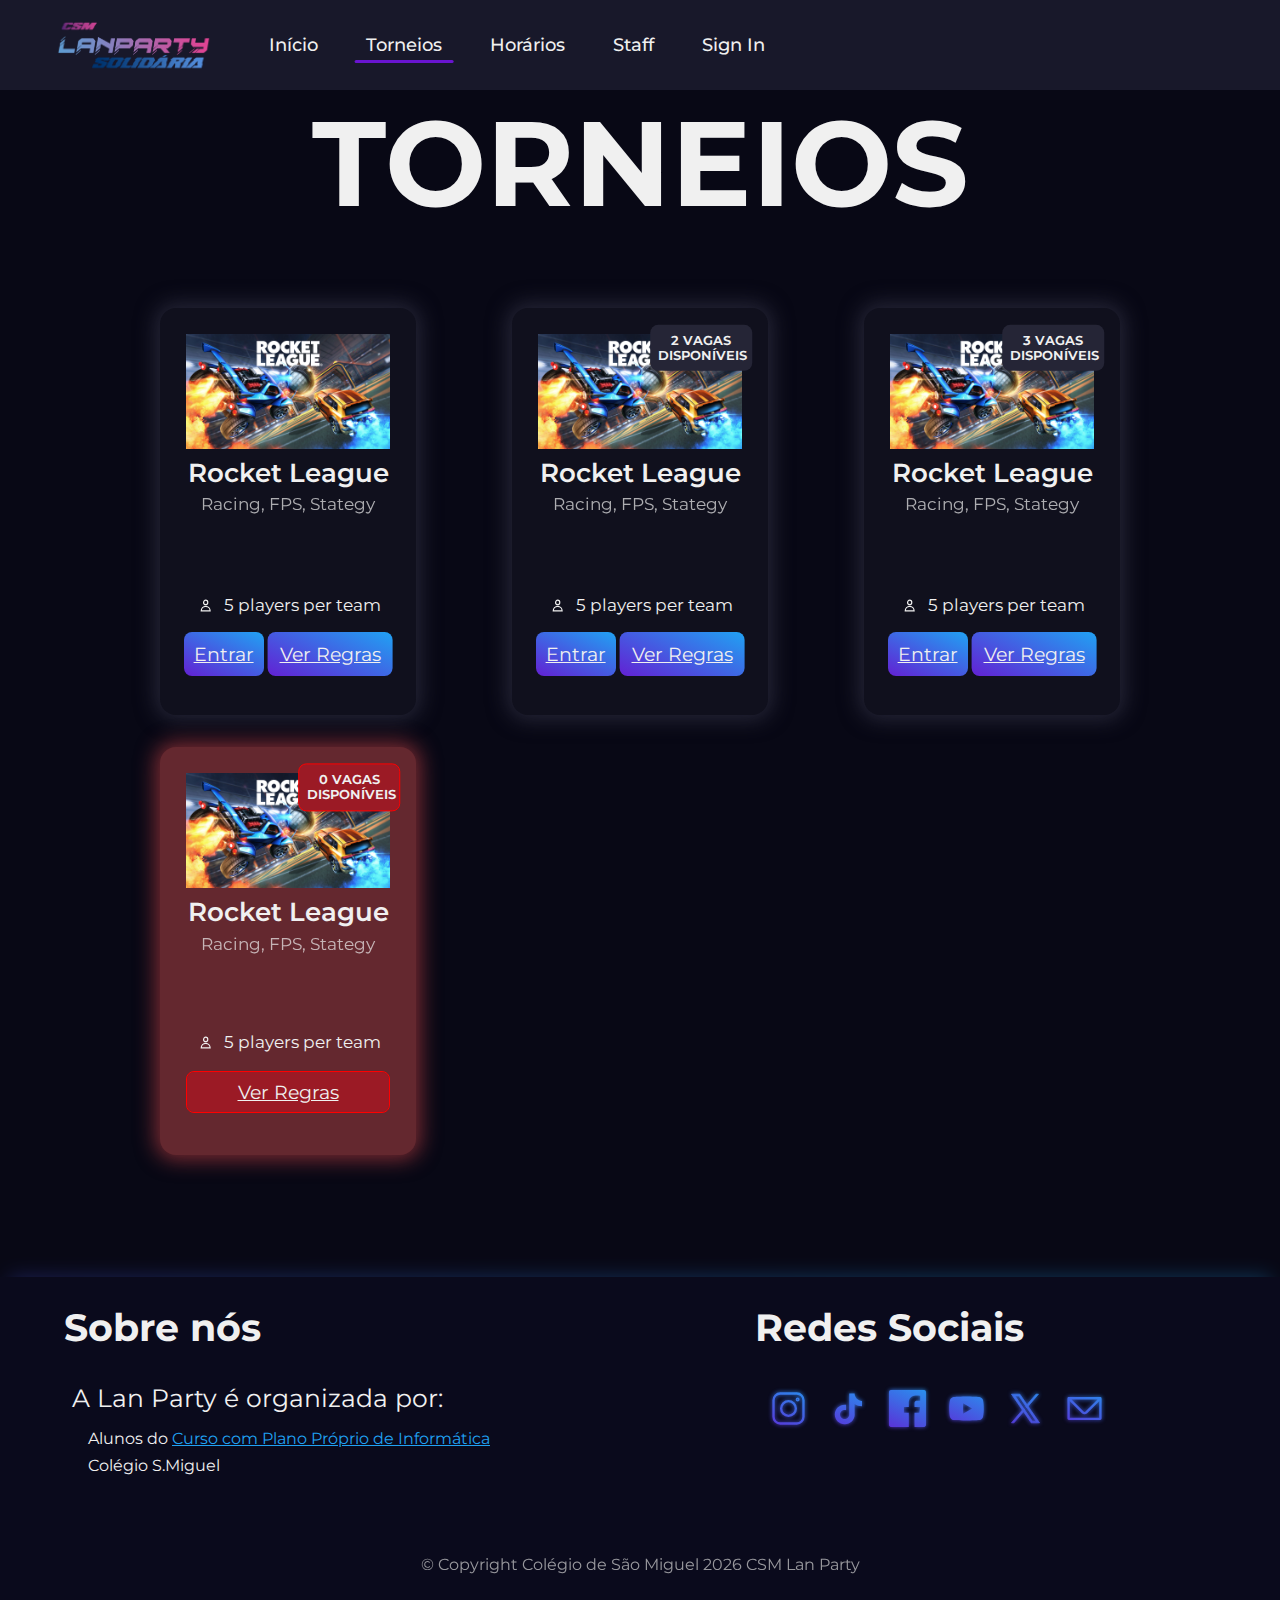
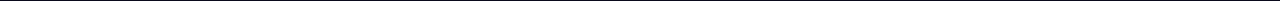
<file: torneios.html>
<!DOCTYPE html>
<html lang="pt-pt">
<head>
    <meta charset="UTF-8">
    <meta name="viewport" content="width=device-width, initial-scale=1.0">
    <title>Home</title>
    <link rel="stylesheet" href="css/style.css">
    <link rel="stylesheet" href="css/torneios.css">
    <link rel="stylesheet" href="css/navbar.css">
    <link rel="stylesheet" href="css/footer.css">

    <script src="js/nav.js" defer></script>
</head>
<body>
    <header class="primary-header">

        <button class="mobile-nav-toggle" aria-controls="primary-navigation" aria-expanded="false">
            <span class="sr-only">Menu</span>
        </button>

        <div class="logo-container">
            <a href="index.html">
                <img src="assets/images/lanparty-logo.png" alt="" class="logo">
            </a>
        </div>

        <nav>
            <ul data-visible="false" id="primary-navigation" class="nav-links">
                <li>
                    <a href="index.html">Início</a>
                </li>
                <li class="active">
                    <a href="torneios.html">Torneios</a>
                </li>
                <li>
                    <a href="#">Horários</a>
                </li>
                <li>
                    <a href="#">Staff</a>
                </li>
                <li class="sign-in">
                    <a href="#">Sign In</a>
                </li>
            </ul>
        </nav>
    </header>
    <div class="container">
        <div class="title">
            <h1>TORNEIOS</h1>
        </div>
        <div class="games-container">
            <ul class="games">
                <li class="game-card">
                    <img src="assets/images/game.jpg" alt="Game image" class="logo">
                    <div class="game-details">
                        <h2 class="title">Rocket League</h2>
                        <p class="categories">Racing, FPS, Stategy</p>
                        <label class="players-info">
                            <span>5 players per team</span>
                        </label>
                        <div class="option-buttons">
                            <a href="#" class="join-game">Entrar</a>
                            <a href="#" class="view-rules">Ver Regras</a>
                        </div>
                    </div>
                </li>
                <li class="game-card">
                    <span class="spots-left">2 VAGAS DISPONÍVEIS</span>
                    <img src="assets/images/game.jpg" alt="Game image" class="logo">
                    <div class="game-details">
                        <h2 class="title">Rocket League</h2>
                        <p class="categories">Racing, FPS, Stategy</p>
                        <label class="players-info">
                            <span>5 players per team</span>
                        </label>
                        <div class="option-buttons">
                            <a href="#" class="join-game">Entrar</a>
                            <a href="#" class="view-rules">Ver Regras</a>
                        </div>
                    </div>
                </li>
                <li class="game-card">
                    <span class="spots-left">3 VAGAS DISPONÍVEIS</span>
                    <img src="assets/images/game.jpg" alt="Game image" class="logo">
                    <div class="game-details">
                        <h2 class="title">Rocket League</h2>
                        <p class="categories">Racing, FPS, Stategy</p>
                        <label class="players-info">
                            <span>5 players per team</span>
                        </label>
                        <div class="option-buttons">
                            <a href="#" class="join-game">Entrar</a>
                            <a href="#" class="view-rules">Ver Regras</a>
                        </div>
                    </div>
                </li>
                <li class="game-card full">
                    <span class="spots-left">0 VAGAS DISPONÍVEIS</span>
                    <img src="assets/images/game.jpg" alt="Game image" class="logo">
                    <div class="game-details">
                        <h2 class="title">Rocket League</h2>
                        <p class="categories">Racing, FPS, Stategy</p>
                        <label class="players-info">
                            <span>5 players per team</span>
                        </label>
                        <div class="option-buttons">
                            <a href="#" class="join-game">Entrar</a>
                            <a href="#" class="view-rules">Ver Regras</a>
                        </div>
                    </div>
                </li>
            </ul>
        </div>
    </div>
    <footer class="footer">
        <div class="footer-container">
            <div class="footer-main">
                <div class="about-container">
                    <h2>Sobre nós</h2>
                    <div class="about-content">
                        <p>A Lan Party é organizada por:</p>
                        <ul>
                            <li>Alunos do <a href="https://www.csmiguel.pt/web/informatica-2/" target="_blank">Curso com Plano Próprio de Informática</a></li>
                            <li>Colégio S.Miguel</li>
                        </ul>
                    </div>
                </div>
            </div>
            
            <div class="footer-media">
                <h2>Redes Sociais</h2>
                <ul class="social-media-links">
                    <li class="instagram">
                        <a href="https://www.instagram.com/csmlanparty" target="_blank"></a>
                    </li>
                    <li class="tiktok">
                        <a href="https://www.tiktok.com/@lan.party.csm" target="_blank"></a>
                    </li>
                    <li class="facebook">
                        <a href="https://www.facebook.com/csmlanparty" target="_blank"></a>
                    </li>
                    <li class="youtube">
                        <a href="https://www.youtube.com/channel/UCSo_25gfRKXjt-h_G9-qknQ" target="_blank"></a>
                    </li>
                    <li class="x">
                        <a href="https://x.com/csmlanparty" target="_blank"></a>
                    </li>
                    <li class="mail">
                        <a href="https://mail.google.com/mail/?view=cm&to=lanparty@csmiguel.pt" target="_blank"></a>
                    </li>
                </ul>
            </div>
        </div>
        
        <div class="footer-copyright">
            <p>&copy; Copyright Colégio de São Miguel 2026 CSM Lan Party</p>
        </div>
    </footer>
</body>
</html>
</file>
<file: css/style.css>
@import url('https://fonts.googleapis.com/css2?family=Montserrat:ital,wght@0,100..900;1,100..900&display=swap');

*{
    margin: 0;
    padding: 0;
    font-family: 'Montserrat', sans-serif;
    box-sizing: border-box;
}

:root{
    --background-color: #080815;
    --primary-color: #6914d0;
    --secondary-color: #20a2f3;
    --primary-text-color: #f0f0f0;
    --secondary-text-color: #a1c0cc;
    --element-color: #10101d;
    --secondary-element-color: #252536;
    --footer-color: #0a0a1c;
    --navbar-color: #18182a;
}

html, body{
    height: 100%;
    margin: 0;
}

body{
    color: var(--primary-text-color);
    background: var(--background-color);
    overflow-x: hidden;
}

button{
    background: none;
    border: none;
    outline: none;
    cursor: pointer;
}

.container{
    display: flex;
    align-items: center;
    flex-direction: column;
    font-size: 14px;
}

.container .title h1{
    font-size: clamp(50px, 10vw, 120px);
    margin-bottom: clamp(1rem, 8vh, 10rem);
}

.sr-only {
    color: transparent;
    user-select: none;
}
</file>
<file: css/torneios.css>
.container{
    display: flex;
    flex-direction: column;
    padding: clamp(1rem, 10vh, 10rem) clamp(1rem, 10vw, 10rem);
    width: 100%;
    margin-bottom: 2rem;

    .title h1{
        font-size: clamp(50px, 10vw, 120px);
        margin-bottom: clamp(1rem, 8vh, 10rem);
    }

    .games-container{
        width: 100%;
        display: flex;
        justify-content: center;

        ul.games{
            display: grid;
            grid-template-columns: repeat(3, 1fr);
            gap: clamp(2rem, 2vw, 5rem);
            padding: 0;
            width: 100%;
            max-width: 1500px;
            margin: 0 auto;
            justify-items: center;
            
            li.game-card{
                list-style: none;
                background-color: var(--element-color);
                border-radius: 1rem;
                width: 20vw;
                aspect-ratio: 2/3;
                padding: clamp(1.5rem, 2vw, 2rem);
                display: flex;
                flex-direction: column;
                align-items: center;
                white-space: nowrap;
                position: relative;
                box-shadow: 0 0 20px 5px var(--secondary-element-color);

                span.spots-left{
                    display: block;
                    position: absolute;
                    top: clamp(1.5rem, 2vw, 2rem);
                    right: clamp(1.5rem, 2vw, 2rem);
                    translate: 10% -20%;
                    width: 40%;
                    padding: 0.5rem;
                    white-space: wrap;
                    text-align: center;
                    font-size: clamp(10px, 1vw, 16px);
                    font-weight: 650;
                    background: var(--secondary-element-color);
                    border-radius: 0.5rem;
                }

                img.logo{
                    width: 100%;
                    aspect-ratio: 16/9;
                }

                .game-details{
                    margin-top: 0.5rem;
                    height: 70%;
                    display: flex;
                    flex-direction: column;
                    align-items: center;
                    justify-content: space-between;
                    width: 100%;

                    h2.title{
                        font-weight: 600;
                        font-size: clamp(1rem, 2vw, 2.25rem);
                        margin-bottom: 0.5vw;
                    }
    
                    p.categories{
                        font-size: clamp(12px, 1.3vw, 22px);
                        opacity: 0.7;
                    }
    
                    label.players-info{
                        margin-top: auto;
                        margin-bottom: 1.5vw;
                        display: flex;
                        align-items: center;
                        justify-content: center;

                        span{
                            font-size: clamp(12px, 1.3vw, 22px);
                            position: relative;
                        }
    
                        span::before{
                            content: "";
                            position: relative;
                            margin-right: 8px;
                            height: 1.3em;
                            aspect-ratio: 1/1;
                            translate: 0 25%;
                            background-color: var(--primary-text-color);
                            mask-image: url("../assets/icons/person.svg");
                            mask-repeat: no-repeat;
                            mask-size: cover;
                            display: inline-block;
                        }
                    }
    
                    .option-buttons{
                        width: 100%;
                        display: flex;
                        flex-direction: row;
                        gap: 0.5rem;
                        margin-bottom: 1rem;
    
                        a{
                            width: 100%;
                            font-size: clamp(14px, 1.5vw, 24px);
                            text-align: center;
                            padding: 0.5rem;
                            border-radius: 0.5rem;
                            position: relative;
                            color: var(--primary-text-color);
                            background-clip: padding-box;
                            background-color: var(--element-color);
                            z-index: 1;
                        }
                        
                        a::before{
                            content: "";
                            position: absolute;
                            top: 50%;
                            left: 50%;
                            min-width: 100%;
                            height: 100%;
                            translate: -50% -50%;
                            background: linear-gradient(25deg, var(--primary-color) -10%, var(--secondary-color) 100%);
                            border-radius: 0.5rem;
                            padding: 2px;
                            z-index: -2;
                        }

                        a::after{
                            content: "";
                            position: absolute;
                            top: 50%;
                            left: 50%;
                            min-width: 100%;
                            height: 100%;
                            translate: -50% -50%;
                            background: linear-gradient(25deg, var(--primary-color) 30%, var(--secondary-color) 130%);
                            border-radius: 0.5rem;
                            padding: 2px;
                            opacity: 0;
                            transition: opacity 0.3s ease-in-out;
                            z-index: -1;
                        }

                        a:hover::after{
                            opacity: 1;
                        }
    
                        .join-game{
                            flex: 1;
                        }
    
                        .view-rules{
                            flex: 2;
                        }
                    }
                }
            }

            li.game-card.full{
                background-color: #64282f;
                box-shadow: 0 0 20px 5px #782a31;

                span.spots-left{
                    background-color: #9b1a25;
                    border: 1px solid red;
                }

                .game-details{
                    a{
                        background-color: #9b1a25;
                        border: 1px solid red;
                    }
                    a::before, a::after{
                        display: none;
                    }
                    .join-game{
                        display: none;
                    }
                }
            }
        }
    }
}

@media (max-width: 1000px){
    .container .games-container ul.games{
        grid-template-columns: repeat(2, 1fr);
        
        li.game-card:nth-child(odd){
            margin-left: auto;
            margin-right: 0px;
        }

        li.game-card:nth-child(even){
            margin-right: auto;
            margin-left: 0px;
        }

        li.game-card{
            width: 30vw;
            span.spots-left{
                font-size: clamp(10px, 1.5vw, 18px);
            }

            .game-details{
                h2.title{
                    font-size: clamp(1rem, 3vw, 1.75rem);
                }
                p.categories{
                    font-size: clamp(14px, 1.8vw, 18px);
                }
    
                label.players-info{
                    span{
                        font-size: clamp(16px, 2vw, 20px);
                        position: relative;
                    }   
                }

                .option-buttons{
                    flex-direction: column;

                    a{
                        font-size: clamp(16px, 1.5vw, 24px);
                    }
                }
            }
        }
    }
}

@media (max-width: 700px){
    .container .games-container ul.games{
        grid-template-columns: repeat(1, 1fr);
        justify-content: center;
        li.game-card{
            width: 50vw;
            margin-left: 0 !important;
            margin-right: 0 !important;

            span.spots-left{
                font-size: clamp(10px, 2.5vw, 18px);
            }

            .game-details{
                h2.title{
                    font-size: clamp(18px, 6vw, 3rem);
                }
                p.categories{
                    font-size: clamp(16px, 3.6vw, 26px);
                }
    
                label.players-info{
                    margin-bottom: 2vw;
                    span{
                        font-size: clamp(14px, 3.6vw, 26px);
                        position: relative;
                    }
                }

                .option-buttons{
                    a{
                        font-size: clamp(16px, 4vw, 28px);
                    }
                }
            }
        }
    }
}
</file>
<file: css/navbar.css>
.primary-header .logo-container {
    display: flex;
    align-items: center;
    height: calc(5vh + 0.5rem);
    width: fit-content;
    margin-left: max(3rem, calc(10vw - 50px));
    margin: 3rem;
}

.primary-header .logo-container a {
    padding: 0.5rem;
}

.primary-header .logo-container .logo{
    height: calc(5vh + 0.5rem);
    width: auto;
    display: block;
}

.primary-header{
    position: fixed;
    display: flex;
    align-items: center;
    width: 100%;
    height: 10vh;
    z-index: 2000;
}

.primary-header::before{
    content: "";
    position: absolute;
    top: 0;
    left: 0;
    width: 100%;
    height: 100%;
    background: var(--navbar-color);
    z-index: -1;
}

.mobile-nav-toggle{
    display: none;
}

.nav-links{
    width: 100%;
    list-style: none;
    padding: 0;
    margin: 0;
    display: flex;
    gap: var(--gap, 3rem);
    z-index: 3;
}

.nav-links a{
    text-decoration: none;
    color: var(--primary-text-color);
    font-weight: 500;
    font-size: clamp(14px, 1.5vw, 18px);
}

.nav-links li{
    position: relative;
}

.nav-links li::before{
    content: "";
    position: absolute;
    top: 120%;
    left: 50%;
    translate: -50% 0;
    height: 0.15rem;
    width: 0;
    border-radius: 0.5rem;
    background-color: var(--primary-color);
    transition: width 100ms ease-in-out;
}

.nav-links li.active::before, .nav-links li:hover::before{
    width: min(130%, calc(100% + 50px));
}


@media (max-width: 700px){
    .nav-links{
        gap: 3em;

        position: fixed;
        z-index: 1000;
        inset: 0 20% 0 0;

        flex-direction: column;
        align-items: center;
        padding: min(25vh, 8rem) 3em;
        background: var(--background-color);
        transform: translateX(-100%);

        transition: transform 0.3s ease-in-out;
    }
    
    .nav-links[data-visible='true']{
        transform: translateX(0%);
        visibility: visible;
        transition: transform 0.3s ease-in-out;
    }

    .nav-links > li a{
        font-size: clamp(24px, 6vw, 36px);
    }

    .mobile-nav-toggle{
        display: block;
        background: grey;
        -webkit-mask-image: url("../assets/icons/burger.svg");
        mask-image: url("../assets/icons/burger.svg");
        -webkit-mask-repeat: no-repeat;
        mask-repeat: no-repeat;
        -webkit-mask-size: cover;
        mask-size: cover;
        width: 2rem;
        aspect-ratio: 1;
        z-index: 9999;
        margin-left: 1rem;
    }

    .mobile-nav-toggle[aria-expanded='true']{
        -webkit-mask-image: url(../assets/icons/close.svg);
        mask-image: url(../assets/icons/close.svg);
    }

    .mobile-nav-toggle:hover{
        cursor: pointer;
    }
}
</file>
<file: css/footer.css>
.footer{
    background-color: var(--footer-color);
    padding: 3vh 5vw 3vh 5vw;
    width: 100%;
    height: fit-content;
    position: relative;
    cursor: default;

    .footer-container{
        display: flex;
        width: 100%;

        li{
            list-style: none;
        }

        h2{
            font-size: clamp(25px, 3vw, 40px);
            margin-bottom: 1.5rem;
            white-space: nowrap;
        }

        .footer-main{
            flex: 3;

            .about-container{
                .about-content{
                    padding: 0.5rem;
                }
                
                p{
                    font-size: clamp(20px, 2vw, 25px);
                    margin-bottom: 1rem;
                }

                ul{
                    padding-left: 1rem;

                    li{
                        margin-bottom: 0.5rem;
                        font-size: clamp(12px, 1.5vw, 16px);
                        a{
                            color: var(--secondary-color)
                        }
                    }
                }
            }
        }

        .footer-media{
            flex: 2;

            .social-media-links{
                display: flex;
                flex-wrap: wrap;
                gap: 0.5rem;
                width: 100%;
                padding: 0.5rem;

                li{
                    width: clamp(50px, 4vw, 70px);
                    aspect-ratio: 1/1;
                    background: linear-gradient(25deg, var(--primary-color) -10%, var(--secondary-color) 100%);
                }

                a{  
                    display: block;
                    width: 100%;
                    height: 100%;
                }

                .instagram{
                    mask-image: url("../assets/icons/instagram.svg");
                    mask-repeat: no-repeat;
                    mask-size: cover;
                }

                .tiktok{
                    mask-image: url("../assets/icons/tiktok.svg");
                    mask-repeat: no-repeat;
                    mask-size: cover;
                }

                .facebook{
                    mask-image: url("../assets/icons/facebook.svg");
                    mask-repeat: no-repeat;
                    mask-size: cover;
                }

                .youtube{
                    mask-image: url("../assets/icons/youtube.svg");
                    mask-repeat: no-repeat;
                    mask-size: cover;
                }

                .x{
                    mask-image: url("../assets/icons/x.svg");
                    mask-repeat: no-repeat;
                    mask-size: cover;
                }

                .mail{
                    mask-image: url("../assets/icons/mail.svg");
                    mask-repeat: no-repeat;
                    mask-size: cover;
                }
            }
        }
    }

    .footer-copyright{
        font-size: clamp(7px, 2vw, 16px);
        margin-top: 4rem;
        display: flex;
        flex-direction: column;
        justify-content: flex-end;
        text-align: center;
        width: 100%;
        white-space: nowrap;
        color: lightgrey;
        opacity: 0.7;
    }
}

.footer::before{
    content: "";
    position: absolute;
    top: 50%;
    left: 50%;
    translate: -50% -50%;
    padding-top: 20px;
    width: calc(100% - 20px);
    height: calc(100% - 20px);
    background: linear-gradient(45deg, var(--primary-color) -30%, var(--secondary-color) 80%);
    z-index: -1;
    opacity: 0.3;
    filter: blur(10px);
}

@media (max-width: 800px){
    .footer-container{
        flex-direction: column-reverse;
        align-items: center;

        h2{
            text-align: center;
        }

        .footer-media{
            margin-bottom: 2rem;
        }

        .about-container{
            p{
                text-align: center;
            }
        }
    }
}
</file>
